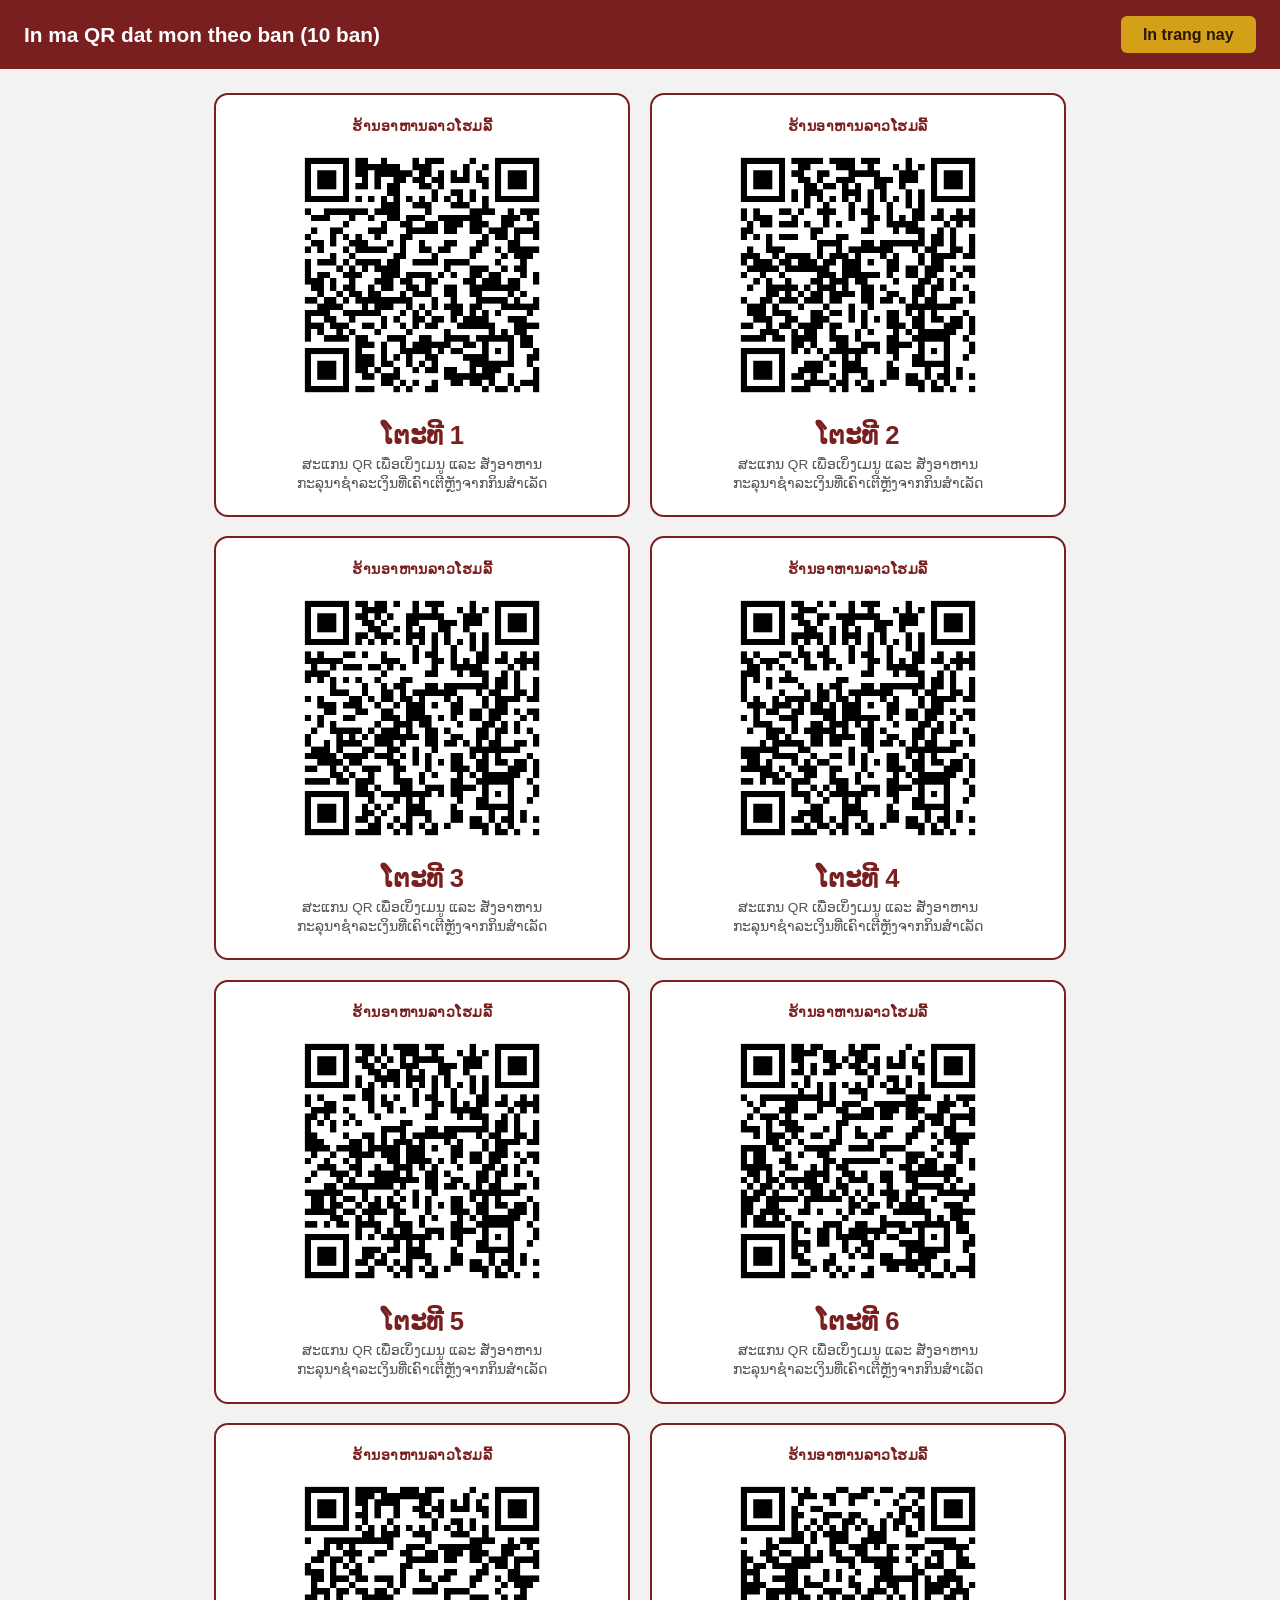
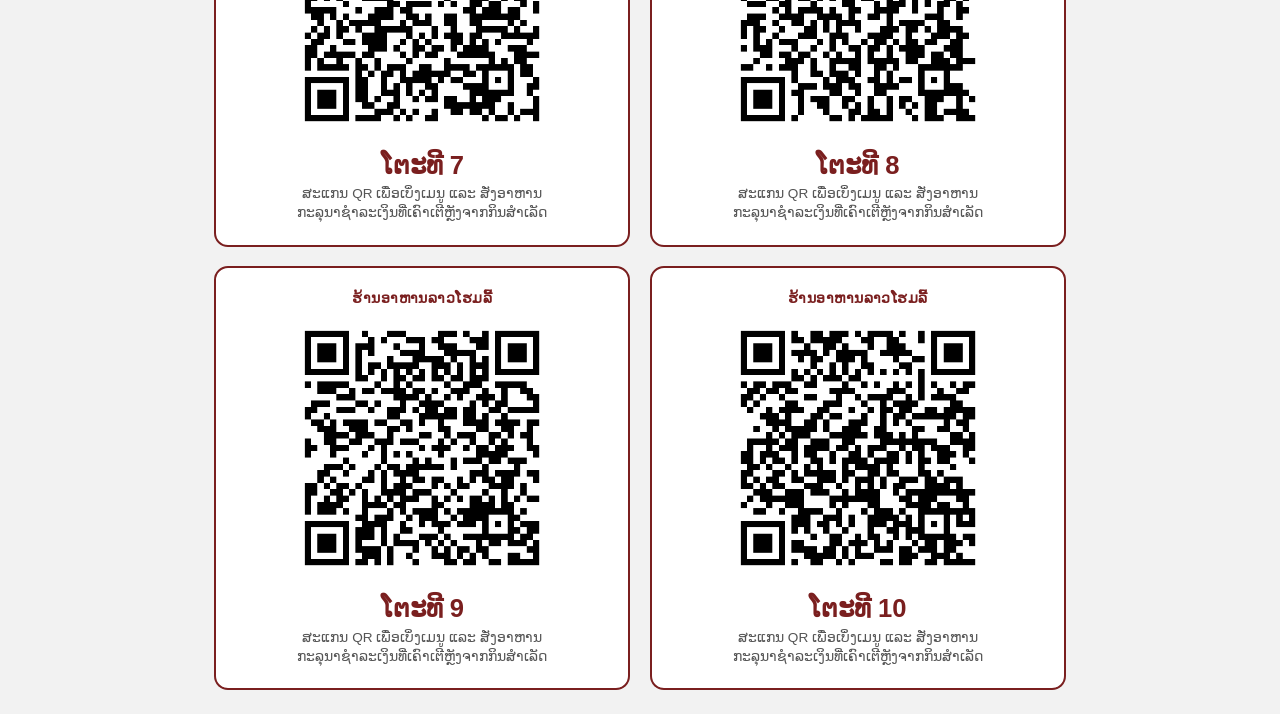
<file: in-qr-ban.html>
<!DOCTYPE html>
<html lang="vi">
<head>
<meta charset="UTF-8">
<meta name="viewport" content="width=device-width, initial-scale=1.0">
<title>In ma QR dat mon theo ban - Nhà Hàng Lao Homely</title>
<style>
  *{box-sizing:border-box;}
  body{margin:0;font-family:'Segoe UI',Arial,sans-serif;background:#f2f2f2;color:#222;}
  .toolbar{
    padding:1rem 1.5rem;background:#7a1f1f;color:#fff;display:flex;
    justify-content:space-between;align-items:center;flex-wrap:wrap;gap:.8rem;
  }
  .toolbar h1{margin:0;font-size:1.3rem;}
  .print-btn{
    padding:.6rem 1.4rem;border:none;border-radius:6px;background:#d4a017;
    color:#2a1500;font-weight:700;cursor:pointer;font-size:1rem;
  }
  .qr-grid{
    display:grid;grid-template-columns:repeat(2, 1fr);gap:1.2rem;
    padding:1.5rem;max-width:900px;margin:0 auto;
  }
  .qr-card{
    background:#fff;border:2px solid #7a1f1f;border-radius:14px;
    padding:1.4rem;text-align:center;break-inside:avoid;
  }
  .qr-card-eyebrow{margin:0 0 .3rem;font-size:.9rem;color:#7a1f1f;font-weight:700;letter-spacing:.03em;}
  .qr-card-img{width:100%;max-width:260px;height:auto;margin:.4rem 0;}
  .qr-card-table{margin:.3rem 0;font-size:1.6rem;font-weight:800;color:#7a1f1f;}
  .qr-card-hint{margin:0;font-size:.85rem;color:#555;line-height:1.4;}
  @media print{
    .toolbar{display:none;}
    body{background:#fff;}
    .qr-grid{padding:0;max-width:100%;}
    .qr-card:nth-child(4n+1){page-break-before:always;}
    .qr-card:nth-child(-n+4){page-break-before:avoid;}
  }
</style>
</head>
<body>
  <div class="toolbar">
    <h1>In ma QR dat mon theo ban (10 ban)</h1>
    <button class="print-btn" type="button" onclick="window.print()">In trang nay</button>
  </div>
  <div class="qr-grid">
      <div class="qr-card">
        <p class="qr-card-eyebrow">ຮ້ານອາຫານລາວໂຮມລີ້</p>
        <img class="qr-card-img" src="images/qr/ban-1.png?v=20260714f" alt="QR ໂຕະທີ 1">
        <p class="qr-card-table">ໂຕະທີ 1</p>
        <p class="qr-card-hint">ສະແກນ QR ເພື່ອເບິ່ງເມນູ ແລະ ສັ່ງອາຫານ<br>ກະລຸນາຊຳລະເງິນທີ່ເຄົາເຕີຫຼັງຈາກກິນສຳເລັດ</p>
      </div>
      <div class="qr-card">
        <p class="qr-card-eyebrow">ຮ້ານອາຫານລາວໂຮມລີ້</p>
        <img class="qr-card-img" src="images/qr/ban-2.png?v=20260714f" alt="QR ໂຕະທີ 2">
        <p class="qr-card-table">ໂຕະທີ 2</p>
        <p class="qr-card-hint">ສະແກນ QR ເພື່ອເບິ່ງເມນູ ແລະ ສັ່ງອາຫານ<br>ກະລຸນາຊຳລະເງິນທີ່ເຄົາເຕີຫຼັງຈາກກິນສຳເລັດ</p>
      </div>
      <div class="qr-card">
        <p class="qr-card-eyebrow">ຮ້ານອາຫານລາວໂຮມລີ້</p>
        <img class="qr-card-img" src="images/qr/ban-3.png?v=20260714f" alt="QR ໂຕະທີ 3">
        <p class="qr-card-table">ໂຕະທີ 3</p>
        <p class="qr-card-hint">ສະແກນ QR ເພື່ອເບິ່ງເມນູ ແລະ ສັ່ງອາຫານ<br>ກະລຸນາຊຳລະເງິນທີ່ເຄົາເຕີຫຼັງຈາກກິນສຳເລັດ</p>
      </div>
      <div class="qr-card">
        <p class="qr-card-eyebrow">ຮ້ານອາຫານລາວໂຮມລີ້</p>
        <img class="qr-card-img" src="images/qr/ban-4.png?v=20260714f" alt="QR ໂຕະທີ 4">
        <p class="qr-card-table">ໂຕະທີ 4</p>
        <p class="qr-card-hint">ສະແກນ QR ເພື່ອເບິ່ງເມນູ ແລະ ສັ່ງອາຫານ<br>ກະລຸນາຊຳລະເງິນທີ່ເຄົາເຕີຫຼັງຈາກກິນສຳເລັດ</p>
      </div>
      <div class="qr-card">
        <p class="qr-card-eyebrow">ຮ້ານອາຫານລາວໂຮມລີ້</p>
        <img class="qr-card-img" src="images/qr/ban-5.png?v=20260714f" alt="QR ໂຕະທີ 5">
        <p class="qr-card-table">ໂຕະທີ 5</p>
        <p class="qr-card-hint">ສະແກນ QR ເພື່ອເບິ່ງເມນູ ແລະ ສັ່ງອາຫານ<br>ກະລຸນາຊຳລະເງິນທີ່ເຄົາເຕີຫຼັງຈາກກິນສຳເລັດ</p>
      </div>
      <div class="qr-card">
        <p class="qr-card-eyebrow">ຮ້ານອາຫານລາວໂຮມລີ້</p>
        <img class="qr-card-img" src="images/qr/ban-6.png?v=20260714f" alt="QR ໂຕະທີ 6">
        <p class="qr-card-table">ໂຕະທີ 6</p>
        <p class="qr-card-hint">ສະແກນ QR ເພື່ອເບິ່ງເມນູ ແລະ ສັ່ງອາຫານ<br>ກະລຸນາຊຳລະເງິນທີ່ເຄົາເຕີຫຼັງຈາກກິນສຳເລັດ</p>
      </div>
      <div class="qr-card">
        <p class="qr-card-eyebrow">ຮ້ານອາຫານລາວໂຮມລີ້</p>
        <img class="qr-card-img" src="images/qr/ban-7.png?v=20260714f" alt="QR ໂຕະທີ 7">
        <p class="qr-card-table">ໂຕະທີ 7</p>
        <p class="qr-card-hint">ສະແກນ QR ເພື່ອເບິ່ງເມນູ ແລະ ສັ່ງອາຫານ<br>ກະລຸນາຊຳລະເງິນທີ່ເຄົາເຕີຫຼັງຈາກກິນສຳເລັດ</p>
      </div>
      <div class="qr-card">
        <p class="qr-card-eyebrow">ຮ້ານອາຫານລາວໂຮມລີ້</p>
        <img class="qr-card-img" src="images/qr/ban-8.png?v=20260714f" alt="QR ໂຕະທີ 8">
        <p class="qr-card-table">ໂຕະທີ 8</p>
        <p class="qr-card-hint">ສະແກນ QR ເພື່ອເບິ່ງເມນູ ແລະ ສັ່ງອາຫານ<br>ກະລຸນາຊຳລະເງິນທີ່ເຄົາເຕີຫຼັງຈາກກິນສຳເລັດ</p>
      </div>
      <div class="qr-card">
        <p class="qr-card-eyebrow">ຮ້ານອາຫານລາວໂຮມລີ້</p>
        <img class="qr-card-img" src="images/qr/ban-9.png?v=20260714f" alt="QR ໂຕະທີ 9">
        <p class="qr-card-table">ໂຕະທີ 9</p>
        <p class="qr-card-hint">ສະແກນ QR ເພື່ອເບິ່ງເມນູ ແລະ ສັ່ງອາຫານ<br>ກະລຸນາຊຳລະເງິນທີ່ເຄົາເຕີຫຼັງຈາກກິນສຳເລັດ</p>
      </div>
      <div class="qr-card">
        <p class="qr-card-eyebrow">ຮ້ານອາຫານລາວໂຮມລີ້</p>
        <img class="qr-card-img" src="images/qr/ban-10.png?v=20260714f" alt="QR ໂຕະທີ 10">
        <p class="qr-card-table">ໂຕະທີ 10</p>
        <p class="qr-card-hint">ສະແກນ QR ເພື່ອເບິ່ງເມນູ ແລະ ສັ່ງອາຫານ<br>ກະລຸນາຊຳລະເງິນທີ່ເຄົາເຕີຫຼັງຈາກກິນສຳເລັດ</p>
      </div>
  </div>
</body>
</html>
</file>
